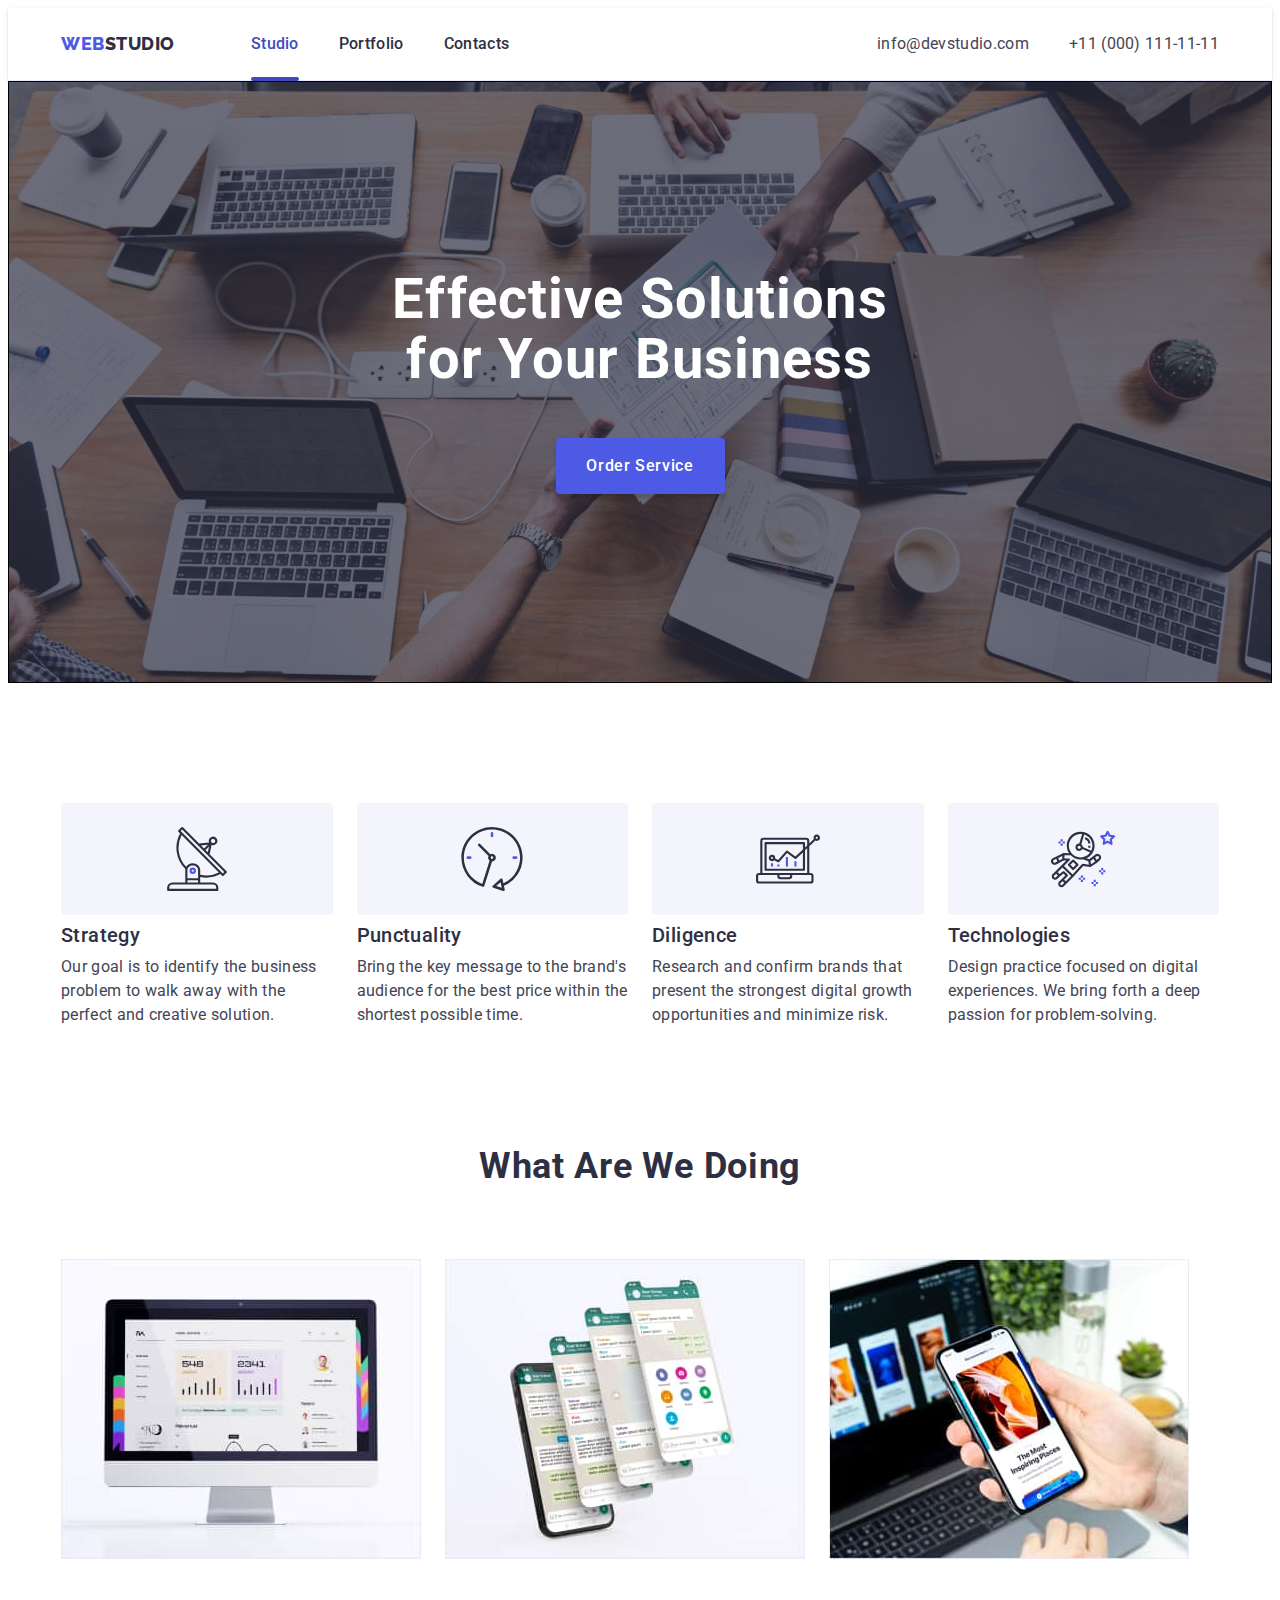
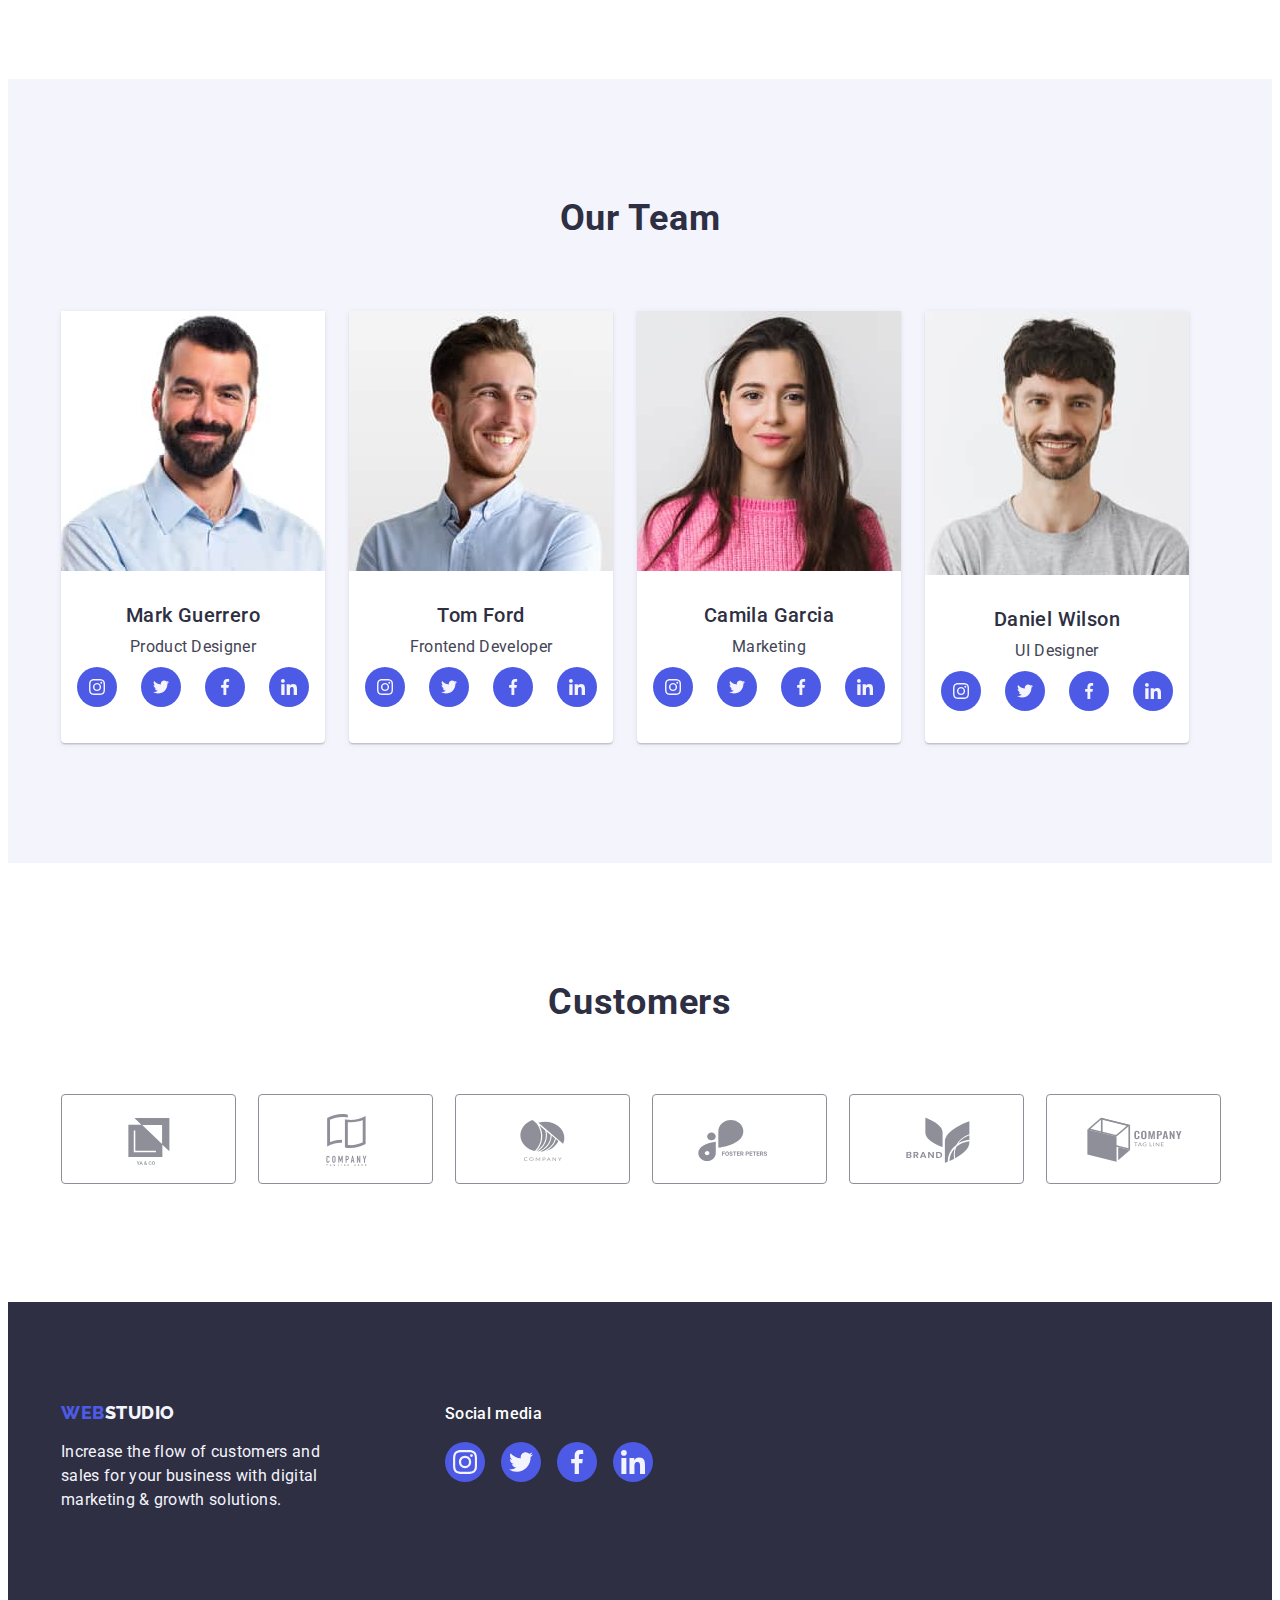
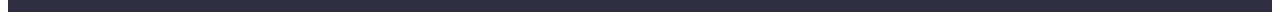
<file: index.html>
<!DOCTYPE html>
<html lang="en">
  <head>
    <meta charset="UTF-8" />
    <meta http-equiv="X-UA-Compatible" content="IE=edge" />
    <meta name="viewport" content="width=device-width, initial-scale=1.0" />
    <title>WebStudio</title>
    <link rel="preconnect" href="https://fonts.googleapis.com" />
    <link rel="preconnect" href="https://fonts.gstatic.com" crossorigin />
    <link
      href="https://fonts.googleapis.com/css2?family=Raleway:wght@700&family=Roboto:wght@400;500;700&display=swap"
      rel="stylesheet"
    />
    <link
      rel="stylesheet"
      href="https://cdnjs.cloudflare.com/ajax/libs/modern-normalize/1.1.0/modern-normalize.min.css"
      integrity="sha512-wpPYUAdjBVSE4KJnH1VR1HeZfpl1ub8YT/NKx4PuQ5NmX2tKuGu6U/JRp5y+Y8XG2tV+wKQpNHVUX03MfMFn9Q=="
      crossorigin="anonymous"
      referrerpolicy="no-referrer"
    />
    <link rel="stylesheet" href="./css/style.css" />
  </head>
  <body>
    <header class="page-header">
      <div class="header-container container">
        <nav class="main-nav">
          <a href="./index.html" class="logo link"
            >Web<span class="header-studio-word span">Studio</span></a
          >
          <ul class="list link-ul">
            <li class="header-item">
              <a class="nav-link link curent" href="./index.html">Studio</a>
            </li>
            <li class="header-item">
              <a class="nav-link link" href="./portfolio.html">Portfolio</a>
            </li>
            <li class="header-item">
              <a class="nav-link link" href="">Contacts</a>
            </li>
          </ul>
        </nav>
        <address class="contact list">
          <ul class="list link-ul contacts">
            <li class="contact-item">
              <a href="mailto:info@devstudio.com" class="link contact-link"
                >info@devstudio.com</a
              >
            </li>
            <li class="contact-item">
              <a href="tel:+110001111111" class="link contact-link"
                >+11 (000) 111-11-11</a
              >
            </li>
          </ul>
        </address>
      </div>
    </header>
    <!--section 1 Hero section -->
    <main>
      <section class="hero">
        <div class="container">
          <h1 class="hero-header">Effective Solutions for Your Business</h1>
          <button type="button" value="make-order" class="booking-btn" data-modal-open>
            Order Service
          </button>
        </div>
      </section>
      <!--section 2 ADVANTAGES-->
      <section class="advantages-section">
        <div class="container">
          <h2 hidden class="features-header">features</h2>
          <ul class="advantages-list list">
            <li class="advantage-item">
              <div class="icon-pos">
               <svg class="icon" width="64" height="64">
                <use href="./images/icons.svg#antenna"></use>
               </svg>
            </div>
              <h3 class="advantage-title">Strategy</h3>
              <p class="advantage-text">
                Our goal is to identify the business problem to walk away with
                the perfect and creative solution.
              </p>
            </li>
            <li class="advantage-item">
              <div class="icon-pos">
                <svg class="icon" width="64" height="64">
                 <use href="./images/icons.svg#clock"></use>
                </svg>
             </div>
              <h3 class="advantage-title">Punctuality</h3>
              <p class="advantage-text">
                Bring the key message to the brand's audience for the best price
                within the shortest possible time.
              </p>
            </li>
            <li class="advantage-item">
              <div class="icon-pos">
                <svg class="icon" width="64" height="64">
                 <use href="./images/icons.svg#diagram"></use>
                </svg>
             </div>
              <h3 class="advantage-title">Diligence</h3>
              <p class="advantage-text">
                Research and confirm brands that present the strongest digital
                growth opportunities and minimize risk.
              </p>
            </li>
            <li class="advantage-item">
              <div class="icon-pos">
                <svg class="icon" width="64" height="64">
                 <use href="./images/icons.svg#astronaut"></use>
                </svg>
             </div>
              <h3 class="advantage-title">Technologies</h3>
              <p class="advantage-text">
                Design practice focused on digital experiences. We bring forth a
                deep passion for problem-solving.
              </p>
            </li>
          </ul>
        </div>
      </section>
      <!--section 3 What Are We Doing-->
      <section class="job-section">
        <div class="container">
          <h2 class="section-header">What are we doing</h2>
          <ul class="list jobs-container">
            <li class="jobs-item">
              <img
                src="./images/image1.jpg"
                alt="computer monitor screen"
                width="360"
                class="image"
              />
            </li>
            <li class="jobs-item">
              <img
                src="./images/image2.jpg"
                alt="social networks"
                width="360"
                class="image"
              />
            </li>
            <li class="jobs-item">
              <img
                src="./images/image3.jpg"
                alt="mobile phone in hand"
                width="360"
                class="image"
              />
            </li>
          </ul>
        </div>
      </section>
      <!--section 4 Team-->
      <section class="section-team">
        <div class="container">
          <h2 class="section-header">Our Team</h2>
          <ul class="team-members list">
            <li class="member">
              <div class="team-photo">
              <img
                src="./images/team/produkt-designer.jpg"
                alt="a man with a beard"
                width="264"
                height="260"
                class="image"
              />
            </div>
              <div class="worker-team">
              <h3 class="team-worker">Mark Guerrero</h3>
              <p class="title-job">Product Designer</p>
              <ul class="socials-list list">
                <li class="socials-item">
                  <a href="" class="social-link link">
                    <svg class="social-icon" width="16" height="16">
                      <use href="./images/icons.svg#instagram"></use>
                    </svg>
                  </a>
                </li>
                <li class="socials-item">
                  <a href="" class="social-link link">
                    <svg class="social-icon" width="16" height="16">
                      <use href="./images/icons.svg#twitter"></use>
                    </svg>
                  </a>
                </li>
                <li class="socials-item">
                  <a href="" class="social-link link">
                    <svg class="social-icon" width="16" height="16">
                      <use href="./images/icons.svg#facebook"></use>
                    </svg>
                  </a>
                </li>
                <li class="socials-item">
                  <a href="" class="social-link link">
                    <svg class="social-icon" width="16" height="16">
                      <use href="./images/icons.svg#linkedin"></use>
                    </svg>
                  </a>
                </li>
              </ul>
            </div>
            </li>
            <li class="member">
              <div class="team-photo">
              <img
                src="./images/team/fronted.jpg"
                alt="a man in a white shirt is smiling"
                width="264"
                height="260"
                class="image"
              />
            </div>
            <div class="worker-team">
              <h3 class="team-worker">Tom Ford</h3>
              <p class="title-job">Frontend Developer</p>
              <ul class="socials-list list">
                <li class="socials-item">
                  <a href="" class="social-link link">
                    <svg class="social-icon" width="16" height="16">
                      <use href="./images/icons.svg#instagram"></use>
                    </svg>
                  </a>
                </li>
                <li class="socials-item">
                  <a href="" class="social-link link">
                    <svg class="social-icon" width="16" height="16">
                      <use href="./images/icons.svg#twitter"></use>
                    </svg>
                  </a>
                </li>
                <li class="socials-item">
                  <a href="" class="social-link link">
                    <svg class="social-icon" width="16" height="16">
                      <use href="./images/icons.svg#facebook"></use>
                    </svg>
                  </a>
                </li>
                <li class="socials-item">
                  <a href="" class="social-link link">
                    <svg class="social-icon" width="16" height="16">
                      <use href="./images/icons.svg#linkedin"></use>
                    </svg>
                  </a>
                </li>
              </ul>
            </div>
            </li>
            <li class="member">
              <div class="team-photo">
              <img
                src="./images/team/marketing.jpg"
                alt="beautiful girl in a pink sweater"
                width="264"
                height="260"
                class="image"
              />
            </div>
            <div class="worker-team">
              <h3 class="team-worker">Camila Garcia</h3>
              <p class="title-job">Marketing</p>
              <ul class="socials-list list">
                <li class="socials-item">
                  <a href="" class="social-link link">
                    <svg class="social-icon" width="16" height="16">
                      <use href="./images/icons.svg#instagram"></use>
                    </svg>
                  </a>
                </li>
                <li class="socials-item">
                  <a href="" class="social-link link">
                    <svg class="social-icon" width="16" height="16">
                      <use href="./images/icons.svg#twitter"></use>
                    </svg>
                  </a>
                </li>
                <li class="socials-item">
                  <a href="" class="social-link link">
                    <svg class="social-icon" width="16" height="16">
                      <use href="./images/icons.svg#facebook"></use>
                    </svg>
                  </a>
                </li>
                <li class="socials-item">
                  <a href="" class="social-link link">
                    <svg class="social-icon" width="16" height="16">
                      <use href="./images/icons.svg#linkedin"></use>
                    </svg>
                  </a>
                </li>
              </ul>
            </div>
            </li>
            <li class="member">
              <div class="team-photo">
              <img
                src="./images/team/uidesigner.jpg"
                alt="a young guy with a beard is smiling"
                width="264"
                height="264"
                class="image"
              />
            </div>
            <div class="worker-team">
              <h3 class="team-worker">Daniel Wilson</h3>
              <p class="title-job">UI Designer</p>
              <ul class="socials-list list">
                <li class="socials-item">
                  <a href="" class="social-link link">
                    <svg class="social-icon" width="16" height="16">
                      <use href="./images/icons.svg#instagram"></use>
                    </svg>
                  </a>
                </li>
                <li class="socials-item">
                  <a href="" class="social-link link">
                    <svg class="social-icon" width="16" height="16">
                      <use href="./images/icons.svg#twitter"></use>
                    </svg>
                  </a>
                </li>
                <li class="socials-item">
                  <a href="" class="social-link link">
                    <svg class="social-icon" width="16" height="16">
                      <use href="./images/icons.svg#facebook"></use>
                    </svg>
                  </a>
                </li>
                <li class="socials-item">
                  <a href="" class="social-link link">
                    <svg class="social-icon" width="16" height="16">
                      <use href="./images/icons.svg#linkedin"></use>
                    </svg>
                  </a>
                </li>
              </ul>
            </div>
            </li>
          </ul>
        </div>
      </section>

      <!--section-5 our customers-->
      <section class="section-customers">
        <div class="icon-cust container">
           <h2 class="customers-header">Customers</h2>
          <ul class="customers-list list">
            <li class="customers-item">
              <a href="" class="custom-icon">
                <svg class="icon-customers" width="104" height="56">
                  <use href="./images/icons.svg#logo"></use>
                 </svg>
              </a>
            </li>
            <li class="customers-item">
              <a href="" class="custom-icon">
                <svg class="icon-customers" width="104" height="56">
                  <use href="./images/icons.svg#logo-1"></use>
                 </svg>
              </a>
            </li>
            <li class="customers-item">
              <a href="" class="custom-icon">
                <svg class="icon-customers" width="104" height="56">
                  <use href="./images/icons.svg#logo-2"></use>
                 </svg>
              </a>
            </li>
            <li class="customers-item">
              <a href="" class="custom-icon">
                <svg class="icon-customers" width="104" height="56">
                  <use href="./images/icons.svg#logo-3"></use>
                 </svg>
              </a>
            </li>
            <li class="customers-item">
              <a href="" class="custom-icon">
                <svg class="icon-customers" width="104" height="56">
                  <use href="./images/icons.svg#logo-4"></use>
                 </svg>
              </a>
            </li>
            <li class="customers-item">
              <a href="" class="custom-icon">
                <svg class="icon-customers" width="104" height="56">
                  <use href="./images/icons.svg#logo-5"></use>
                 </svg>
              </a>
            </li>
          </ul>
        </div>

      </section>
    </main>
    <!--FOOTER-->
    <footer class="footer-section">
      <div class="container footer-container">
        <div class="logo-container">
        <a href="./index.html" class="logo link footer-logo"
          >Web<span class="logo-foot">Studio</span></a
        >
        <p class="fut">
          Increase the flow of customers and sales for your business with
          digital marketing & growth solutions.
        </p>
      </div>
      <div class="social-media">
        <p class="soc-media">Social media</p>
        <ul class="soc-list-fut list">
          <li class="socials-item">
            <a href="" class="link social-fut">
              <svg class="social-icon" width="24" height="24">
                <use href="./images/icons.svg#instagram"></use>
              </svg>
            </a>
          </li>
          <li class="socials-item">
            <a href="" class="link social-fut">
              <svg class="social-icon" width="24" height="24">
                <use href="./images/icons.svg#twitter"></use>
              </svg>
            </a>
          </li>
          <li class="socials-item">
            <a href="" class="link social-fut">
              <svg class="social-icon" width="24" height="24">
                <use href="./images/icons.svg#facebook"></use>
              </svg>
            </a>
          </li>
          <li class="socials-item">
            <a href="" class="link social-fut">
              <svg class="social-icon" width="24" height="24">
                <use href="./images/icons.svg#linkedin"></use>
              </svg>
            </a>
          </li>
        </ul>
      </div>
    </div>
    </footer>
    <!--MODAL-->
    <div class="backdrop is-hidden" data-modal>
      <div class="modal">
        <button class="btn-close" type="button" data-modal-close>
          <svg class="icon-close" width="8" height="8">
          <use href="./images/icons.svg#close-black-18"></use>
        </svg>
        </button>
      </div>
    </div>
    <script src="./js/modal.js"></script>
  </body>
</html>
</file>
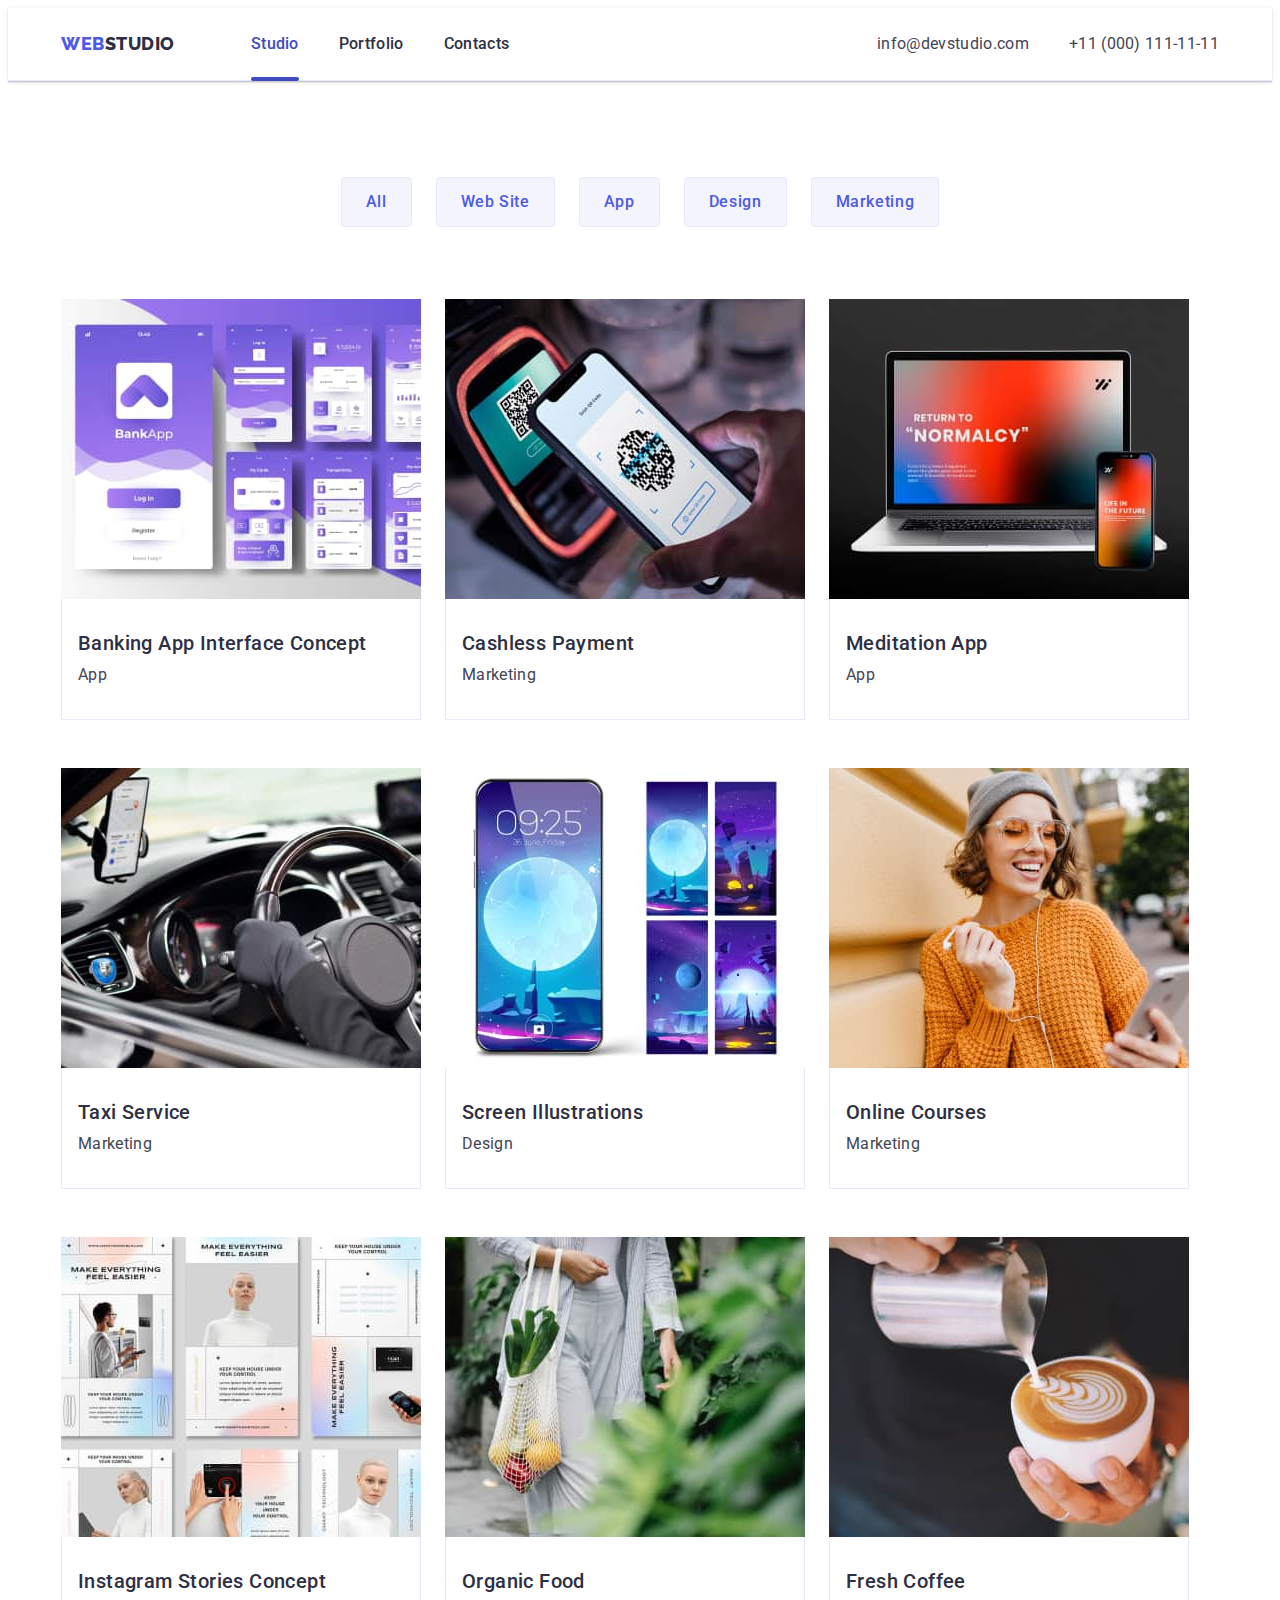
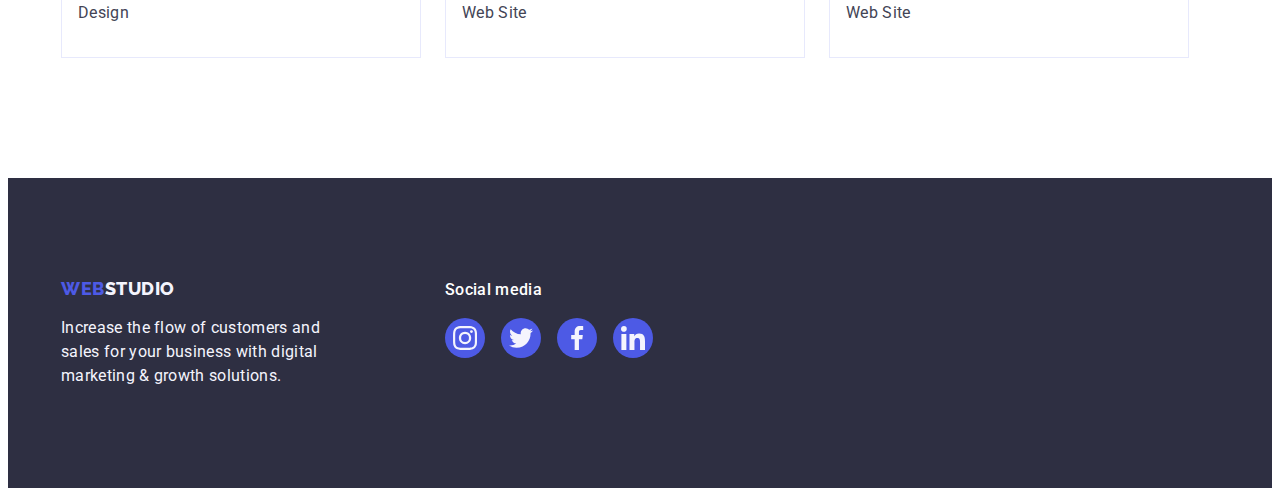
<file: portfolio.html>
<!DOCTYPE html>
<html lang="en">
  <head>
    <meta charset="UTF-8" />
    <meta http-equiv="X-UA-Compatible" content="IE=edge" />
    <meta name="viewport" content="width=device-width, initial-scale=1.0" />
    <title>Portfolio</title>
    <link rel="preconnect" href="https://fonts.googleapis.com" />
    <link rel="preconnect" href="https://fonts.gstatic.com" crossorigin />
    <link
      href="https://fonts.googleapis.com/css2?family=Raleway:wght@700&family=Roboto:wght@400;500;700&display=swap"
      rel="stylesheet"
    />
    <link
      rel="stylesheet"
      href="https://cdnjs.cloudflare.com/ajax/libs/modern-normalize/1.1.0/modern-normalize.min.css"
      integrity="sha512-wpPYUAdjBVSE4KJnH1VR1HeZfpl1ub8YT/NKx4PuQ5NmX2tKuGu6U/JRp5y+Y8XG2tV+wKQpNHVUX03MfMFn9Q=="
      crossorigin="anonymous"
      referrerpolicy="no-referrer"
    />
    <link rel="stylesheet" href="./css/style.css" />
  </head>
  <body>
    <header class="page-header">
      <div class="header-container container">
        <nav class="main-nav">
          <a href="./index.html" class="logo link"
            >Web<span class="header-studio-word span">Studio</span></a
          >
          <ul class="list link-ul">
            <li class="header-item">
              <a class="nav-link link curent" href="./index.html">Studio</a>
            </li>
            <li class="header-item">
              <a class="nav-link link" href="./portfolio.html">Portfolio</a>
            </li>
            <li class="header-item">
              <a class="nav-link link" href="">Contacts</a>
            </li>
          </ul>
        </nav>
        <address class="contact list">
          <ul class="list link-ul contacts">
            <li class="contact-item">
              <a href="mailto:info@devstudio.com" class="link contact-link"
                >info@devstudio.com</a
              >
            </li>
            <li class="contact-item">
              <a href="tel:+110001111111" class="link contact-link"
                >+11 (000) 111-11-11</a
              >
            </li>
          </ul>
        </address>
      </div>
    </header>
    <main>
      <section class="section-products">
        <div class="container">
          <h1 class="portfolio-header" hidden>Progect</h1>
          <ul class="list nav-list">
            <li class="nav-item list">
              <button type="button" class="button-portfolio button">All</button>
            </li>
            <li class="nav-item list">
              <button type="button" class="button-portfolio button">
                Web Site
              </button>
            </li>
            <li class="nav-item list">
              <button type="button" class="button-portfolio button">App</button>
            </li>
            <li class="nav-item list">
              <button type="button" class="button-portfolio button">
                Design
              </button>
            </li>
            <li class="nav-item list">
              <button type="button" class="button-portfolio button">
                Marketing
              </button>
            </li>
          </ul>

          <ul class="product list">
            <li class="progect-item link">
              <!-- <div class="product-card"> -->
              <a class="link progect-card" href="">
                <div class="card-overlay">
                  <img
                  src="./images/portfolio/banking-ap.jpg"
                  alt="Banking App Interface Concept"
                  width="360"
                  class="image"
                />
                <p class="overlay">
                  14 Stylish and User-Friendly App Design Concepts · Task
                  Manager App · Calorie Tracker App · Exotic Fruit Ecommerce App
                  · Cloud Storage App
                </p>
                </div>
                
                <div class="product-text">
                  <h2 class="progect-title">Banking App Interface Concept</h2>
                  <p class="progect-descr">App</p>
                </div>
              </a>
              <!-- </div> -->
            </li>

            <li class="progect-item link">
              <!-- <div class="product-card"> -->
              <a class="link progect-card" href="">
                <div class="card-overlay">
                  <img
                  src="./images/portfolio/cashless.jpg"
                  alt="Cashless Payment"
                  width="360"
                  class="image"
                />
                <p class="overlay">
                  14 Stylish and User-Friendly App Design Concepts · Task
                  Manager App · Calorie Tracker App · Exotic Fruit Ecommerce App
                  · Cloud Storage App
                </p>
                </div>
                
                <div class="product-text">
                  <h2 class="progect-title">Cashless Payment</h2>
                  <p class="progect-descr">Marketing</p>
                </div>
              </a>
              <!-- </div> -->
            </li>

            <li class="progect-item link">
              <!-- <div class="product-card"> -->
              <a class="link progect-card" href="">
                <div class="card-overlay">
                  <img
                  src="./images/portfolio/meditation.jpg"
                  alt="computer monitor"
                  width="360"
                  class="image"
                />
                <p class="overlay">
                  14 Stylish and User-Friendly App Design Concepts · Task
                  Manager App · Calorie Tracker App · Exotic Fruit Ecommerce App
                  · Cloud Storage App
                </p>
                </div>
                
                <div class="product-text">
                  <h2 class="progect-title">Meditation App</h2>
                  <p class="progect-descr">App</p>
                </div>
              </a>
              <!-- </div> -->
            </li>

            <li class="progect-item link">
              <!-- <div class="product-card"> -->
              <a class="link progect-card" href="">
                <div class="card-overlay">
                  <img
                  src="./images/portfolio/taxi.jpg"
                  alt="taxi car"
                  width="360"
                  class="image"
                />
                <p class="overlay">
                  14 Stylish and User-Friendly App Design Concepts · Task
                  Manager App · Calorie Tracker App · Exotic Fruit Ecommerce App
                  · Cloud Storage App
                </p>
                </div>
               
                <div class="product-text">
                  <h2 class="progect-title">Taxi Service</h2>
                  <p class="progect-descr">Marketing</p>
                </div>
              </a>
              <!-- </div> -->
            </li>

            <li class="progect-item link">
              <!-- <div class="product-card"> -->
              <a class="link progect-card" href="">
                <div class="card-overlay">
                  <img
                  src="./images/portfolio/screen.jpg"
                  alt="screensavers for mobile phones"
                  width="360"
                  class="image"
                />
                <p class="overlay">
                  14 Stylish and User-Friendly App Design Concepts · Task
                  Manager App · Calorie Tracker App · Exotic Fruit Ecommerce App
                  · Cloud Storage App
                </p>
                </div>
                
                <div class="product-text">
                  <h2 class="progect-title">Screen Illustrations</h2>
                  <p class="progect-descr">Design</p>
                </div>
              </a>
              <!-- </div> -->
            </li>

            <li class="progect-item link">
              <!-- <div class="product-card"> -->
              <a class="link progect-card" href="">
                <div class="card-overlay">
                  <img
                  src="./images/portfolio/online-courses.jpg"
                  alt="a girl with a phone"
                  width="360"
                  class="image"
                />
                <p class="overlay">
                  14 Stylish and User-Friendly App Design Concepts · Task
                  Manager App · Calorie Tracker App · Exotic Fruit Ecommerce App
                  · Cloud Storage App
                </p>
                </div>
                
                <div class="product-text">
                  <h2 class="progect-title">Online Courses</h2>
                  <p class="progect-descr">Marketing</p>
                </div>
              </a>
              <!-- </div> -->
            </li>

            <li class="progect-item link">
              <!-- <div class="product-card"> -->
              <a class="link progect-card" href="">
                <div class="card-overlay">
                  <img
                  src="./images/portfolio/instagram.jpg"
                  alt="Instagram page"
                  width="360"
                  class="image"
                />
                <p class="overlay">
                  14 Stylish and User-Friendly App Design Concepts · Task
                  Manager App · Calorie Tracker App · Exotic Fruit Ecommerce App
                  · Cloud Storage App
                </p>
                </div>
                
                <div class="product-text">
                  <h2 class="progect-title">Instagram Stories Concept</h2>
                  <p class="progect-descr">Design</p>
                </div>
              </a>
              <!-- </div> -->
            </li>

            <li class="progect-item link">
              <!-- <div class="product-card"> -->
              <a class="link progect-card" href="">
                <div class="card-overlay">  <img
                  src="./images/portfolio/organic-food.jpg"
                  alt="bag with vegetables and fruits"
                  width="360"
                  class="image"
                />
                <p class="overlay">
                  14 Stylish and User-Friendly App Design Concepts · Task
                  Manager App · Calorie Tracker App · Exotic Fruit Ecommerce App
                  · Cloud Storage App
                </p>
              </div>
                <div class="product-text">
                  <h2 class="progect-title">Organic Food</h2>
                  <p class="progect-descr">Web Site</p>
                </div>
              </a>
              <!-- </div> -->
            </li>

            <li class="progect-item link">
              <!-- <div class="product-card"> -->
              <a class="link progect-card" href="">
                <div class="card-overlay">
                  <img
                  src="./images/portfolio/coffee.jpg"
                  alt="a cup of coffee"
                  width="360"
                  class="image"
                />
                <p class="overlay">
                  14 Stylish and User-Friendly App Design Concepts · Task
                  Manager App · Calorie Tracker App · Exotic Fruit Ecommerce App
                  · Cloud Storage App
                </p>
                </div>
                <div class="product-text">
                  <h2 class="progect-title">Fresh Coffee</h2>
                  <p class="progect-descr">Web Site</p>
                </div>
              </a>
              <!-- </div> -->
            </li>
          </ul>
        </div>
      </section>
    </main>

    <footer class="footer-section">
      <div class="container footer-container">
        <div class="logo-container">
          <a href="./index.html" class="logo link footer-logo"
            >Web<span class="logo-foot">Studio</span></a
          >
          <p class="fut">
            Increase the flow of customers and sales for your business with
            digital marketing & growth solutions.
          </p>
        </div>
        <div class="social-media">
          <p class="soc-media">Social media</p>
          <ul class="soc-list-fut list">
            <li class="socials-item">
              <a href="" class="link social-fut">
                <svg class="social-icon" width="24" height="24">
                  <use href="./images/icons.svg#instagram"></use>
                </svg>
              </a>
            </li>
            <li class="socials-item">
              <a href="" class="link social-fut">
                <svg class="social-icon" width="24" height="24">
                  <use href="./images/icons.svg#twitter"></use>
                </svg>
              </a>
            </li>
            <li class="socials-item">
              <a href="" class="link social-fut">
                <svg class="social-icon" width="24" height="24">
                  <use href="./images/icons.svg#facebook"></use>
                </svg>
              </a>
            </li>
            <li class="socials-item">
              <a href="" class="link social-fut">
                <svg class="social-icon" width="24" height="24">
                  <use href="./images/icons.svg#linkedin"></use>
                </svg>
              </a>
            </li>
          </ul>
        </div>
      </div>
    </footer>
  </body>
</html>
</file>
<file: css/style.css>
:root {
  --main-text-color: #434455;
  --text-header: #2e2f42;
  --color-hero: #2e2f42;
  --Light-mode-ourteam: #f4f4fd;
  --main-btn: #f4f4fd;
  --nav-color: #4d5ae5;
  --nav-color-acctive: #404bbf;
  --white-text: #ffffff;
  --button-portfolio: #f4f4fd;
  --icon: #8e8f99;
  --modal-background: #fcfcfc;
  --black: #000000;
  --transition-timing-function: transform 250ms cubic-bezier(0.4, 0, 0.2, 1);
}

h1,
h2,
h3,
h4,
h5,
h6,
p,
ul {
  margin: 0;
}

ul {
  padding-left: 0;

  margin-left: 0;
}

.link {
  text-decoration: none;
}
.list {
  list-style: none;
}

body {
  font-family: "Roboto", sans-serif;
  background-color: var(--white-text);
  color: var(--main-text-color);
}

.container {
  width: 1158px;
  padding: 0 15px;
  margin: 0 auto;
}

.jobs-container,
.team-members,
.advantages-list {
  display: flex;
}

.image {
  display: block;
}

/* Header */

.page-header {
  padding: 0;
  background-color: var(--white-text);
  border-bottom: 1px solid #e7e9fc;

  box-shadow: 0px 2px 1px rgba(46, 47, 66, 0.08),
    0px 1px 1px rgba(46, 47, 66, 0.16), 0px 1px 6px rgba(46, 47, 66, 0.08);
}

.header-container {
  display: flex;
  align-items: center;
}

.main-nav,
.link-ul,
.contact-link {
  display: flex;
}

.main-nav {
  align-items: center;
}

.logo {
  display: block;
  margin-right: 76px;
  text-decoration: none;
  list-style: none;
  font-family: "Raleway", sans-serif;
  font-weight: 800;
  font-size: 18px;
  line-height: 1.17;
  align-items: center;
  letter-spacing: 0.03em;
  text-transform: uppercase;
  color: var(--nav-color);
}

.header-studio-word {
  font-family: "Raleway", sans-serif;
  font-weight: 800;
  font-size: 18px;
  line-height: 1.17;
  align-items: center;
  letter-spacing: 0.03em;
  text-transform: uppercase;
  color: var(--text-header);
}

.nav-link {
  position: relative;
  text-decoration: none;
  font-weight: 500;
  font-size: 16px;
  line-height: 1.5;
  letter-spacing: 0.02em;
  color: var(--text-header);
  padding: 24px 0;
  display: block;

  transition: color 250ms cubic-bezier(0.4, 0, 0.2, 1);
}

.nav-link:hover,
.nav-link:focus {
  color: var(--nav-color-acctive);
  /* transition: var(--transition-timing-function); */
}

.curent {
  color: #404bbf;
  /* transition: color 250ms cubic-bezier(0.4, 0, 0.2, 1); */
}

.curent::after {
  position: absolute;
  content: "";
  width: 100%;
  height: 4px;
  left: 0;
  bottom: -1px;
  border-radius: 2px;
  background-color: var(--nav-color-acctive);
}

.header-item:not(:last-child) {
  margin-right: 40px;
}

.contact {
  margin-left: auto;
  align-items: center;
  font-style: normal;
  /* 
  transition: var(--transition-timing-function); */
}

.contact-item:not(:last-child) {
  margin-right: 40px;
}

.contact-link {
  font-size: 16px;
  line-height: 1.5;
  letter-spacing: 0.02em;
  color: var(--main-text-color);

  transition: color 250ms cubic-bezier(0.4, 0, 0.2, 1);
}

.contact-link:hover,
.contact-link:focus {
  color: var(--nav-color-acctive);
  /* transition: var(--transition-timing-function); */
}

/* Hero section */

.hero {
  background: rgba(46, 47, 66, 0.7);
  padding: 188px 0;
  max-width: 1440px;
  /* height: 600px; */
  margin-left: auto;
  margin-right: auto;
  border: 1px solid #000000;
  background-repeat: no-repeat;
  background-size: cover;
  background-position: center;
  background-image: linear-gradient(
      rgba(46, 47, 66, 0.7),
      rgba(46, 47, 66, 0.7)
    ),
    url(../images/background/people-office-1.jpg);
}

.hero-header {
  font-family: "Roboto", sans-serif;
  font-weight: 700;
  font-size: 56px;
  line-height: 1.07;
  text-align: center;
  letter-spacing: 0.02em;
  color: var(--white-text);

  margin: 0 auto;
  margin-bottom: 48px;
  display: block;
  max-width: 496px;
}

.booking-btn {
  font-family: "Roboto", sans-serif;
  font-weight: 500;
  font-size: 16px;
  line-height: 1.5;
  align-items: center;
  letter-spacing: 0.04em;
  color: var(--white-text);
  background: var(--nav-color);
  box-shadow: 0px 4px 4px rgba(0, 0, 0, 0.15);
  cursor: pointer;

  display: block;
  margin: 0 auto;
  min-width: 169px;
  height: 56px;
  border: none;

  flex-direction: row;
  padding: 16px;
  gap: 10px;
  border-radius: 4px;

  transition: background-color 250ms cubic-bezier(0.4, 0, 0.2, 1);
}

.booking-btn:hover,
.booking-btn:focus {
  background-color: var(--nav-color-acctive);
  /* transition: var(--transition-timing-function); */
}

h1 {
  color: var(--white-text);
}
h2,
h3,
a {
  color: var(--text-header);
}

/* ADVANTAGES*/
.advantages-section {
  padding: 120px 0;
}

.advantages-list {
  flex-wrap: nowrap;
  flex-direction: row;
  gap: 24px;
}

.icon-pos {
  display: flex;
  align-items: center;
  justify-content: center;
  height: 112px;
  background: #f4f4fd;
  border-radius: 4px;
  margin-bottom: 8px;
}

.svg {
  width: 64;
  height: 64;
}

.advantage-item {
  flex-wrap: wrap;
  width: calc((100% - 72px) / 4);
}

.advantage-title {
  font-weight: 500;
  font-size: 20px;
  line-height: 1.2;
  letter-spacing: 0.02em;
  color: var(--text-header);
  margin-bottom: 8px;
}

.advantage-text {
  line-height: 1.5;
  letter-spacing: 0.02em;
}

/*What Are We Doing*/

.job-section {
  padding-bottom: 120px;
}

.jobs-container {
  gap: 24px;
}

.jobs-item {
  width: calc((100%-48px) / 3);
}

.section-header {
  font-weight: 700;
  font-size: 36px;
  line-height: 1.11;
  text-align: center;
  letter-spacing: 0.02em;
  text-transform: capitalize;
  color: var(--text-header);
  margin-bottom: 72px;
}

/*Team*/

.section-team {
  background-color: var(--Light-mode-ourteam);
  padding: 120px 0;
}

.team-members {
  gap: 24px;
  display: flex;
}

.member {
  background: var(--white-text);
  box-shadow: 0px 1px 6px rgba(46, 47, 66, 0.08),
    0px 1px 1px rgba(46, 47, 66, 0.16), 0px 2px 1px rgba(46, 47, 66, 0.08);
  border-radius: 0px 0px 4px 4px;
}

.worker-team {
  text-align: center;
  padding: 32px 0;
}
.team-worker {
  font-weight: 500;
  font-size: 20px;
  line-height: 1.2;
  text-align: center;
  letter-spacing: 0.02em;
  color: var(--text-header);
  margin-bottom: 8px;
}
.title-job {
  font-size: 16px;
  line-height: 1.5;
  text-align: center;
  letter-spacing: 0.02em;
  color: var(--main-text-color);
  /* margin-top: 8px; */
  margin-bottom: 8px;
}
.socials-list {
  display: flex;
  justify-content: center;
  align-items: center;
  gap: 24px;
}

.socials-item {
  width: 40px;
  height: 40px;
}

.social-link {
  width: 100%;
  height: 100%;
  background: #4d5ae5;
  border-radius: 50%;
  display: flex;
  justify-content: center;
  align-items: center;
  width: 40px;

  transition: background-color 250ms cubic-bezier(0.4, 0, 0.2, 1);
}

.social-link:hover {
  background-color: #404bbf;
  /* transition: var(--transition-timing-function); */
}
.social-link:focus {
  background-color: #404bbf;
  /* transition: var(--transition-timing-function); */
}

.social-icon {
  fill: #f4f4fd;
}
/*Customers*/

.customers-header {
  font-weight: 700;
  font-size: 36px;
  line-height: 1.1;
  text-align: center;
  letter-spacing: 0.02em;
  text-transform: capitalize;
  color: var(--text-header);
  margin-bottom: 72px;
}

.section-customers {
  padding: 120px 0;
}

.customers-list {
  display: flex;
  flex-direction: row;
  gap: 24px;
}

.custom-icon {
  width: 100%;
  height: 100%;
  border: 1px solid #8e8f99;
  border-radius: 4px;
  display: flex;
  align-items: center;
  justify-content: center;
  color: var(--icon);

  transition: border-color 250ms cubic-bezier(0.4, 0, 0.2, 1),
    color 250ms cubic-bezier(0.4, 0, 0.2, 1);
}

.customers-item {
  /* padding: 16px 32px; */
  height: 88px;
  width: calc((100% - 120px) / 6);
}

.custom-icon:focus {
  border-color: #404bbf;
  color: #404bbf;
}

.custom-icon:hover {
  border-color: #404bbf;
  color: #404bbf;
}

.icon-customers {
  fill: currentColor;
}

/*FOOTER*/

footer {
  background: var(--color-hero);
}

.footer-logo {
  display: inline-block;
  margin-bottom: 16px;
}

.footer-section {
  padding: 100px 0;
}

.logo-foot {
  font-family: "Raleway", sans-serif;
  font-weight: 800;
  font-size: 18px;
  line-height: 1.16;
  align-items: center;
  letter-spacing: 0.03em;
  text-transform: uppercase;
  color: var(--main-btn);
  display: inline-block;
  /* margin-bottom: 16px; */
}

.fut {
  font-size: 16px;
  line-height: 1.5;
  letter-spacing: 0.02em;
  color: var(--main-btn);
  /* margin-top:  16px; */
  display: block;
  max-width: 264px;
}
.logo-container {
  display: inline-block;
  margin-right: 120px;
}
.footer-container {
  display: flex;
  align-items: baseline;
}
.soc-media {
  font-weight: 500;
  font-size: 16px;
  line-height: 1.5;
  letter-spacing: 0.02em;
  color: var(--white-text);
  margin-bottom: 16px;
  display: block;
}

.soc-list-fut {
  display: flex;
  justify-content: center;
  align-items: center;
  gap: 16px;
}

.social-fut {
  width: 100%;
  height: 100%;
  background: #4d5ae5;
  border-radius: 50%;
  display: flex;
  justify-content: center;
  align-items: center;
  width: 40px;

  transition: background-color 250ms cubic-bezier(0.4, 0, 0.2, 1);
}

.social-fut:hover,
.social-fut:focus {
  background-color: #31d0aa;
  transition: background-color 250ms cubic-bezier(0.4, 0, 0.2, 1);
}
/**PORTFOLIO**/

.section-products {
  padding: 96px 0 120px;
}

.nav-list {
  display: flex;
  justify-content: center;
  margin-bottom: 72px;
  gap: 24px;
}

.button-portfolio {
  font-family: "Roboto", sans-serif;
  font-weight: 500;
  font-size: 16px;
  line-height: 1.5;
  display: flex;
  align-items: center;
  text-align: center;
  letter-spacing: 0.04em;
  color: var(--nav-color);
  background-color: var(--button-portfolio);

  border: 1px solid #e7e9fc;
  border-radius: 4px;
  padding: 12px 24px;

  transition: color 250ms cubic-bezier(0.4, 0, 0.2, 1),
    background-color 250ms cubic-bezier(0.4, 0, 0.2, 1),
    border-color 250ms cubic-bezier(0.4, 0, 0.2, 1),
    box-shadow 250ms cubic-bezier(0.4, 0, 0.2, 1);
}

.button-portfolio:focus,
.button-portfolio:hover {
  color: var(--white-text);
  background-color: var(--nav-color-acctive);
  border: 1px solid transparent;
  box-shadow: 0px 3px 1px rgba(0, 0, 0, 0.1), 0px 2px 1px rgba(0, 0, 0, 0.08),
    0px 2px 2px rgba(0, 0, 0, 0.12);
  /* transition: var(--transition-timing-function); */
}

.button {
  cursor: pointer;
}

.progect-title {
  font-weight: 500;
  font-size: 20px;
  line-height: 1.2;
  letter-spacing: 0.02em;
  color: var(--text-header);
  margin-bottom: 8px;
}


.progect-descr {
  font-size: 16px;
  line-height: 1.5;
  letter-spacing: 0.02em;
  color: var(--main-text-color);
}

.product {
  display: flex;
  flex-wrap: wrap;
  gap: 24px;
  row-gap: 48px;
}

.product-text {
  padding: 32px 16px;
  border: 1px solid #e7e9fc;
  border-top: none;
}

.progect-card {
  display: block;

  transition: box-shadow 250ms cubic-bezier(0.4, 0, 0.2, 1);
}

.progect-card:hover,
.progect-card:focus {
  box-shadow: 0px 1px 6px rgba(46, 47, 66, 0.08),
    0px 1px 1px rgba(46, 47, 66, 0.16), 0px 2px 1px rgba(46, 47, 66, 0.08);
  /* transition: var(--transition-timing-function); */
}

.card-overlay {
  position: relative;
  overflow: hidden;
}

.overlay {
  position: absolute;
  top: 0;
  left: 0;
  width: 100%;
  height: 100%;
  overflow: auto;
  transform: translate(0, 100%);
  transition: var(--transition-timing-function);
  padding: 40px 32px;
  font-size: 16px;
  line-height: 1.5;
  letter-spacing: 0.02em; 
  background-color: var(--nav-color);
  color: var(--Light-mode-ourteam);
}

.progect-card:hover .overlay,
.progect-card:focus .overlay {
  transform: translateY(0%);
}

/**MODAL**/
.backdrop {
  position: fixed;
  top: 0;
  left: 0;
  width: 100%;
  height: 100%;
  background-color: rgba(46, 47, 66, 0.4);
  transition: opacity 250ms cubic-bezier(0.4, 0, 0.2, 1),
    visibility 250ms cubic-bezier(0.4, 0, 0.2, 1);
}

.modal {
  position: absolute;
  top: 50%;
  left: 50%;
  transform: translate(-50%, -50%) scale(1);
  min-width: 408px;
  min-height: 576px;
  background: var(--modal-background);
  box-shadow: 0px 1px 1px rgba(0, 0, 0, 0.14), 0px 1px 3px rgba(0, 0, 0, 0.12),
    0px 2px 1px rgba(0, 0, 0, 0.2);
  border-radius: 4px;
  transition: var(--transition-timing-function);
}

.backdrop.is-hidden .modal {
  transform: translate(-50%, -50%) scale(1);
}

.backdrop.is-hidden {
  opacity: 0;
  visibility: hidden;
  pointer-events: none;
}

.btn-close {
  position: absolute;
  top: 24px;
  right: 24px;
  border-radius: 50%;
  width: 24px;
  height: 24px;
  display: flex;
  padding: 0;
  cursor: pointer;
  align-items: center;
  justify-content: center;
  background-color: #e7e9fc;
  border: 1px solid rgba(0, 0, 0, 0.1);
  transition: background-color 250ms cubic-bezier(0.4, 0, 0.2, 1),
    border 250ms cubic-bezier(0.4, 0, 0.2, 1);
}

.btn-close:hover,
.btn-close:focus {
  background-color: #404bbf;
  fill: #ffffff;
  border: none;
}

.icon-close {
  transition: fill 250ms cubic-bezier(0.4, 0, 0.2, 1);
}
</file>
